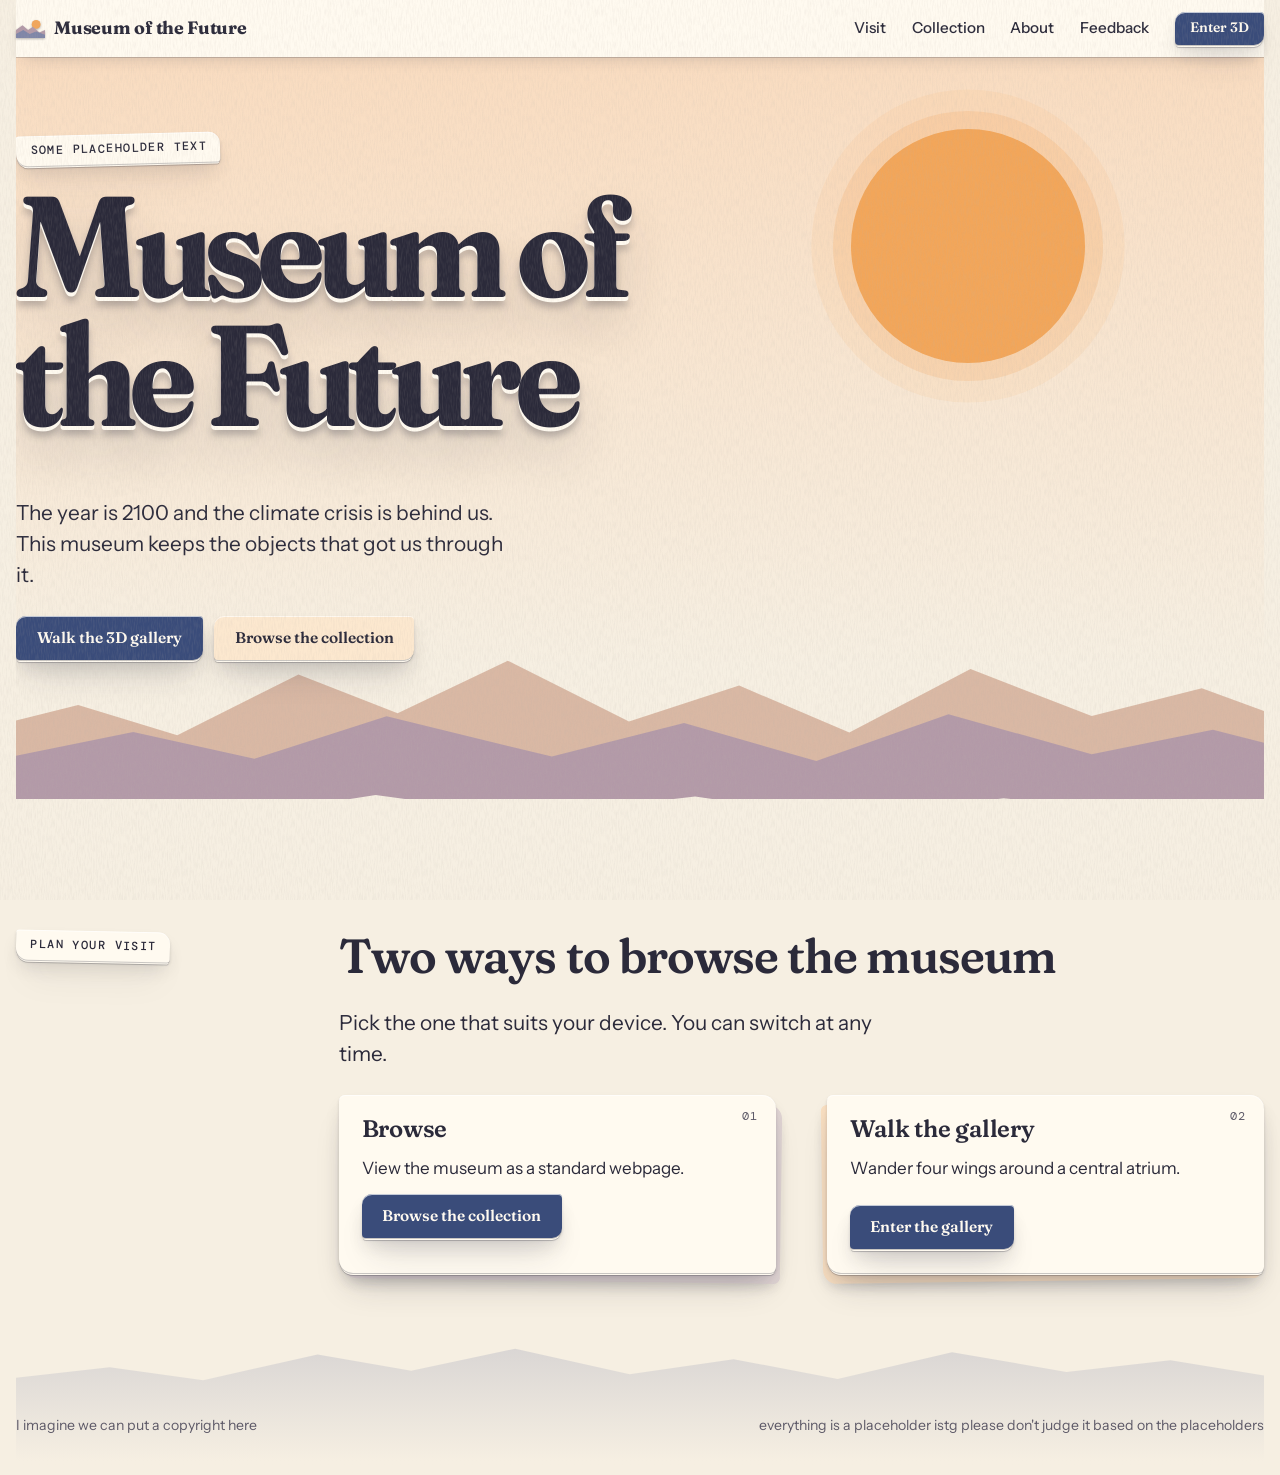
<file: index.html>
<!doctype html>
<html lang="en" data-skin="papercut" data-style="maximal">
<head>
<meta charset="utf-8">
<meta name="viewport" content="width=device-width,initial-scale=1,viewport-fit=cover">
<meta name="claude:viewport-fit-sides" content="cover">
<title>Museum of the Future</title>
<link rel="preconnect" href="https://fonts.googleapis.com">
<link rel="preconnect" href="https://fonts.gstatic.com" crossorigin>
<link href="https://fonts.googleapis.com/css2?family=DM+Mono:wght@400;500&family=Instrument+Sans:wght@400;500&family=Schibsted+Grotesk:wght@500;700&display=swap" rel="stylesheet">
<link rel="stylesheet" href="css/base.css">
<link rel="stylesheet" href="css/site.css">
<link rel="stylesheet" href="css/gallery.css">
<link rel="icon" type="image/png" href="/assets/favicon.png">
<link rel="preconnect" href="https://fonts.googleapis.com">
<link rel="preconnect" href="https://fonts.gstatic.com" crossorigin>
<link rel="stylesheet" href="https://fonts.googleapis.com/css2?family=Fraunces:opsz,wght,SOFT@9..144,500..700,60&display=swap">
<link rel="stylesheet" href="css/skins/papercut.css">
</head>
<body>

<div id="site">
<header class="top">
  <div class="wrap">
    <a class="brand" href="#top">Museum of the Future</a>
    <nav class="nav" aria-label="Main">
      <a href="#visit">Visit</a><a href="collection/">Collection</a><a href="about/">About</a><a href="feedback/">Feedback</a>
      <button class="btn btn-primary btn-sm" type="button" data-3d="">Enter 3D</button>
    </nav>
  </div>
</header>

<main id="top">
<section class="hero">
  <div class="wrap">
    <p class="mono">some placeholder text</p>
    <h1>Museum of the Future</h1>
    <div class="hero-row">
      <div>
        <p class="lead">The year is 2100 and the climate crisis is behind us. This museum keeps the objects that got us through it.</p>
        <div class="cta">
          <button class="btn btn-primary" type="button" data-3d="">Walk the 3D gallery</button>
          <a class="btn btn-ghost" href="collection/">Browse the collection</a>
        </div>
      </div>
      <div id="hero-wall" aria-label="Three works from the collection"></div>
    </div>
  </div>
</section>

<section class="sec" id="visit">
  <div class="wrap">
    <p class="mono sec-label">Plan your visit</p>
    <div class="sec-body">
      <h2>Two ways to browse the museum</h2>
      <p class="lead">Pick the one that suits your device. You can switch at any time.</p>
      <div class="two">
        <article class="item">
          <h3>Browse</h3>
          <p>View the museum as a standard webpage.</p>
          <div class="btn-row"><a class="btn btn-primary" href="collection/">Browse the collection</a></div>
        </article>
        <article class="item">
          <h3>Walk the gallery</h3>
          <p>Wander four wings around a central atrium.</p>
          <p class="note" id="device-note"></p>
          <div class="btn-row"><button class="btn btn-primary" type="button" data-3d="" id="enter3d">Enter the gallery</button></div>
          <p class="note" id="gl-warn" hidden>3D is not available in this browser. The Browse option has everything.</p>
        </article>
      </div>
    </div>
  </div>
</section>
</main>

<footer>
  <div class="wrap">
    <span>I imagine we can put a copyright here</span>
    <span>everything is a placeholder istg please don't judge it based on the placeholders</span>
  </div>
</footer>
</div>

<div class="modal" id="placard" role="dialog" aria-modal="true" aria-labelledby="pl-title" hidden>
  <div class="modal-card">
    <div class="frame"><div class="mat"><canvas id="pl-canvas" width="480" height="600" aria-hidden="true"></canvas></div></div>
    <div>
      <p class="mono" id="pl-cat"></p>
      <h3 id="pl-title" style="margin-block:.5rem .8rem;font-size:1.7rem;font-weight:700;letter-spacing:-.025em"></h3>
      
      <dl><dt>Name</dt><dd id="pl-name"></dd><dt>Wing</dt><dd id="pl-wing"></dd><dt>Year</dt><dd id="pl-year"></dd><dt>Origin</dt><dd id="pl-origin"></dd><dt>Description</dt><dd id="pl-desc"></dd></dl>
      <div class="btn-row" style="margin-top:1.4rem"><button class="btn btn-primary" type="button" id="pl-close">Close</button></div>
    </div>
  </div>
</div>

<div id="gallery3d" hidden role="dialog" aria-modal="true" aria-label="3D gallery">
  <div id="gl-host"></div>
  <div class="hud">
    <div class="hud-top">
      <button class="hud-btn" id="gl-exit" type="button">&larr; Exit to site</button>
      <div class="hud-right">
        <label class="sr" for="hud-q">Quality</label>
        <select id="hud-q" class="hud-btn"><option value="low">Low</option><option value="medium">Medium</option><option value="high">High</option></select>
        <button class="hud-btn" id="gl-stats-btn" type="button" aria-pressed="false">Stats</button>
      </div>
    </div>
    <div class="hud-pill" id="gl-room" role="status" aria-live="polite"></div>
    <canvas id="gl-map" width="124" height="124" aria-hidden="true"></canvas>
    <div class="hud-stats" id="gl-stats" hidden></div>
    <div class="cross" aria-hidden="true"></div>
    <button class="hud-read" id="gl-read" type="button" hidden></button>
    <div id="joy" aria-hidden="true"><div id="knob"></div></div>
    <p class="hud-help"><span class="m">WASD or arrows to walk, mouse to look, E to read.</span></p>
  </div>
  <div class="gl-load" id="gl-load">
    <div class="box">
      <h2 id="gl-title">Opening the gallery</h2>
      <p id="gl-msg">Loading the 3D library.</p>
      <button class="btn btn-primary" type="button" id="gl-go" hidden>Start walking</button>
      <button class="btn btn-ghost" type="button" id="gl-back" hidden>Back to the site</button>
    </div>
  </div>
</div>

<!-- tiny DOM + environment helpers -->
<script src="src/util.js"></script>
<!-- shared state -->
<script src="src/state.js"></script>
<!-- the wings and the objects -->
<script src="src/data.js"></script>
<script src="assets/artifact/alex/sustainable-ai-compute/satellite.js"></script>
<script src="assets/artifact/alex/sustainable-nuclear-fusion/fusion-reactor.js"></script>
<!-- procedural paintings -->
<script src="src/art.js"></script>
<!-- the flat collection page -->
<script src="src/collection.js"></script>
<!-- wall-label dialog -->
<script src="src/placard.js"></script>
<!-- device check + quality presets -->
<script src="src/quality.js"></script>
<!-- on-demand three.js loader -->
<script src="src/load-three.js"></script>
<!-- the 3D gallery -->
<script src="src/world.js"></script>
<!-- open/close the 3D gallery -->
<script src="src/gallery.js"></script>
<!-- responsive top nav -->
<script src="src/nav.js"></script>
<!-- click wiring -->
<script src="src/main.js"></script>
</body>
</html>
</file>
<file: css/base.css>
:root{color-scheme:light;box-sizing:border-box;padding-top:env(safe-area-inset-top,0px);padding-bottom:env(safe-area-inset-bottom,0px)}html{scroll-padding-top:env(safe-area-inset-top,0px)}body{margin:0;padding:0;font:14px -apple-system,BlinkMacSystemFont,sans-serif;background:#fff;color:#000}img{max-width:100%}[hidden]:not([hidden=until-found i]){display:none!important}

:root{
  --bg:#f4f5f6; --surface:#ffffff; --ink:#111315; --muted:#5a5f66; --line:#d6d9dc;
  --accent:#2a3fd6; --accent-ink:#ffffff; --mat:#ffffff; --frame:#16181b; --focus:#2a3fd6;
  --hud-bg:rgba(17,19,21,.8); --hud-ink:#f4f5f6;
  --f-display:'Schibsted Grotesk',system-ui,-apple-system,'Segoe UI',sans-serif;
  --f-body:'Instrument Sans',system-ui,-apple-system,'Segoe UI',sans-serif;
  --f-mono:'DM Mono',ui-monospace,'SFMono-Regular',Menlo,monospace;
}

*,*::before,*::after{box-sizing:border-box}
[hidden]{display:none!important}
html{scroll-behavior:smooth}
@media (prefers-reduced-motion: reduce){html{scroll-behavior:auto}*{transition:none!important;animation:none!important}}
body{
  background:var(--bg);color:var(--ink);font-family:var(--f-body);font-size:1.0625rem;line-height:1.6;
  padding-block:0;padding-left:max(16px,env(safe-area-inset-left,0px));padding-right:max(16px,env(safe-area-inset-right,0px));
  overflow-x:clip;-webkit-font-smoothing:antialiased;
}
body::before{content:"";position:fixed;inset:0 0 auto;height:env(safe-area-inset-top,0px);z-index:10;background:var(--bg)}
h1,h2,h3{font-family:var(--f-display);color:var(--ink);margin:0;text-wrap:balance}
h2{font-size:clamp(1.8rem,3.6vw,2.7rem);font-weight:700;letter-spacing:-.03em;line-height:1.08}
h3{font-size:1.3rem;font-weight:500;letter-spacing:-.015em;line-height:1.2}
p{margin:0}
a{color:var(--ink);text-underline-offset:3px}
a:hover{color:var(--accent)}
:focus-visible{outline:2px solid var(--focus);outline-offset:3px}
.sr{position:absolute;width:1px;height:1px;overflow:hidden;clip:rect(0 0 0 0);white-space:nowrap}
.mono{font-family:var(--f-mono);font-size:.74rem;letter-spacing:.1em;text-transform:uppercase;color:var(--muted)}
.wrap{max-width:82rem;margin-inline:auto}
.lead{font-size:clamp(1.1rem,1.8vw,1.3rem);line-height:1.5;max-width:36rem}
.small{font-size:.95rem;color:var(--muted);max-width:36rem}

.btn{font-family:var(--f-display);font-weight:500;font-size:.92rem;line-height:1.2;border-radius:2px;padding:.8rem 1.25rem;border:1px solid var(--ink);cursor:pointer;text-decoration:none;display:inline-flex;align-items:center;gap:.5rem;transition:background .15s,color .15s,border-color .15s}
.btn:hover{border-color:var(--accent);color:var(--accent-ink);background:var(--accent)}
.btn[disabled]{opacity:.45;cursor:not-allowed}
.btn[disabled]:hover{background:inherit;border-color:var(--ink);color:inherit}
.btn-primary{background:var(--ink);color:var(--bg)}
.btn-ghost{background:transparent;color:var(--ink)}
.btn-sm{padding:.55rem .95rem;font-size:.85rem}
</file>
<file: css/site.css>
.top{position:sticky;top:env(safe-area-inset-top,0px);z-index:8;background:var(--bg);border-bottom:1px solid var(--line)}
.top .wrap{display:flex;align-items:center;justify-content:space-between;gap:1rem;padding-block:.75rem}
.brand{font-family:var(--f-display);font-weight:700;font-size:1rem;letter-spacing:-.02em;text-decoration:none}
.nav{display:flex;align-items:center;gap:1.6rem}
.nav-links{display:contents}
.nav a:not(.btn){font-size:.9rem;text-decoration:none;color:var(--muted)}
.nav a:not(.btn):hover{color:var(--ink)}
.nav a[aria-current=page]{color:var(--ink)}
.nav-menu{display:none;background:none;border:1px solid var(--line);border-radius:2px;padding:.4rem .7rem;font-family:var(--f-mono);font-size:.72rem;letter-spacing:.08em;text-transform:uppercase;color:var(--ink);cursor:pointer}
.nav-menu:hover{border-color:var(--ink)}

.top.nav-compact .nav{gap:.75rem}
.top.nav-compact .nav-menu{display:inline-flex}
.top.nav-compact .nav-links{position:absolute;top:100%;left:0;right:0;z-index:9;display:none;flex-direction:column;align-items:stretch;gap:0;padding:.1rem clamp(1rem,4vw,1.5rem) .9rem;background:var(--bg);border-bottom:1px solid var(--line)}
.top.nav-compact.nav-open .nav-links{display:flex}
.top.nav-compact .nav-links a:not(.btn):not(:first-child){padding-block:.6rem;border-top:1px solid var(--line)}
.top.nav-compact .nav-links a:not(.btn):first-child{padding-block:.6rem}
.top.nav-compact .nav-links a:not(.btn):hover{color:var(--accent)}

.hero{padding-block:clamp(2.5rem,6vw,5rem) clamp(2.5rem,6vw,4.5rem)}
.hero h1{font-size:clamp(3.1rem,11.2vw,9.2rem);font-weight:700;letter-spacing:-.05em;line-height:.9;margin:1.1rem 0 clamp(2rem,5vw,3.6rem);max-width:12ch}
.hero-row{display:grid;grid-template-columns:minmax(0,5fr) minmax(0,7fr);gap:clamp(1.8rem,5vw,5rem);align-items:end}
@media (max-width:860px){.hero-row{grid-template-columns:minmax(0,1fr)}}
.cta{display:flex;flex-wrap:wrap;gap:.7rem;margin-top:1.6rem}
.hero .small{margin-top:1.2rem}
#hero-wall{display:grid;grid-template-columns:repeat(3,minmax(0,1fr));gap:clamp(.8rem,2vw,1.6rem);align-items:end}
@media (max-width:600px){#hero-wall .plate{display:none}}

.frame{background:var(--frame);padding:clamp(4px,.7vw,6px)}
.mat{background:var(--mat);padding:clamp(8px,9%,20px)}
.mat canvas{display:block;width:100%;height:auto;aspect-ratio:4/5;max-width:100%}
.plate{border-top:1px solid var(--line);padding-top:.55rem;font-family:var(--f-mono);font-size:.7rem;line-height:1.55;letter-spacing:.04em;color:var(--muted)}
.plate b{display:block;font-family:var(--f-display);font-weight:500;font-size:.95rem;letter-spacing:-.01em;line-height:1.3;color:var(--ink);margin-block:.1rem}
.art{display:flex;flex-direction:column;gap:.75rem;text-align:left;background:none;border:0;padding:0;color:inherit;font:inherit;cursor:pointer;min-width:0}
.art .frame{transition:transform .25s}
.art:hover .frame{transform:translateY(-4px)}

.sec{border-top:1px solid var(--line);padding-block:clamp(2.2rem,5vw,4rem)}
.sec .wrap{display:grid;grid-template-columns:minmax(0,1fr) minmax(0,3.4fr);gap:clamp(1rem,4vw,4rem)}
@media (max-width:860px){.sec .wrap{grid-template-columns:minmax(0,1fr)}}
.sec-label{padding-top:.5rem}
.sec-body{display:grid;gap:1.6rem;min-width:0;align-content:start}
.two{display:grid;grid-template-columns:repeat(2,minmax(0,1fr));gap:clamp(1.5rem,4vw,3.5rem)}
.three{display:grid;grid-template-columns:repeat(3,minmax(0,1fr));gap:clamp(1.5rem,3vw,2.5rem)}
@media (max-width:860px){.two,.three{grid-template-columns:minmax(0,1fr)}}
.item{border-top:1px solid var(--ink);padding-top:1rem;display:grid;gap:.7rem;align-content:start}
.item p{max-width:34rem}
.list{margin:0;padding:0;list-style:none;display:grid;gap:.4rem;font-size:.95rem;color:var(--muted)}
.list li{padding-left:1rem;position:relative}
.list li::before{content:"";position:absolute;left:0;top:.7em;width:.5rem;height:1px;background:currentColor}
.seg{display:inline-flex;border:1px solid var(--ink);width:max-content;max-width:100%}
.seg label{cursor:pointer;position:relative}
.seg input{position:absolute;opacity:0;width:1px;height:1px}
.seg span{display:block;padding:.45rem 1.1rem;font-family:var(--f-mono);font-size:.74rem;letter-spacing:.08em;text-transform:uppercase}
.seg input:checked + span{background:var(--ink);color:var(--bg)}
.seg input:focus-visible + span{outline:2px solid var(--focus);outline-offset:2px}
.note{font-size:.92rem;color:var(--muted)}
.btn-row{display:flex;flex-wrap:wrap;gap:.7rem}

.chips{display:flex;flex-wrap:wrap;gap:.4rem}
.chip{font-family:var(--f-mono);font-size:.72rem;letter-spacing:.08em;text-transform:uppercase;color:var(--ink);background:transparent;border:1px solid var(--line);border-radius:2px;padding:.45rem .8rem;cursor:pointer}
.chip:hover{border-color:var(--ink)}
.chip[aria-pressed="true"]{background:var(--ink);border-color:var(--ink);color:var(--bg)}
.wing{display:grid;grid-template-columns:minmax(0,1fr) minmax(0,2fr);gap:clamp(1.5rem,4vw,3rem);padding-block:2rem;border-top:1px solid var(--line)}
.wing:first-child{border-top:1px solid var(--ink)}
@media (max-width:860px){.wing{grid-template-columns:minmax(0,1fr)}}
.wing-head{display:grid;gap:.7rem;align-content:start;justify-items:start}
.wing-head .btn{margin-top:.4rem}
.wing-art{display:grid;grid-template-columns:repeat(2,minmax(0,1fr));gap:clamp(1rem,3vw,2rem);align-items:start}
@media (max-width:520px){.wing-art{grid-template-columns:minmax(0,1fr)}}

.notes{display:grid;grid-template-columns:repeat(2,minmax(0,1fr));gap:1.4rem clamp(1.5rem,4vw,3.5rem);margin:0;padding:0;list-style:none}
@media (max-width:860px){.notes{grid-template-columns:minmax(0,1fr)}}
.notes li{border-top:1px solid var(--line);padding-top:.8rem}
.notes b{font-family:var(--f-display);font-weight:500;display:block;margin-bottom:.2rem}
.notes span{color:var(--muted);font-size:.95rem}

form{display:grid;gap:.6rem;align-content:start}
form h3{margin-bottom:.2rem}
legend{font-family:var(--f-display);font-weight:500;padding:0;margin-bottom:.8rem}
fieldset{border:0;margin:0;padding:0;min-width:0}
label.q{font-family:var(--f-display);font-weight:500;font-size:.9rem;margin-top:.5rem}
textarea,input[type=text],select.field{width:100%;font:inherit;color:var(--ink);background:var(--surface);border:1px solid var(--line);border-radius:2px;padding:.65rem .75rem}
textarea:focus,input[type=text]:focus,select.field:focus{border-color:var(--ink);outline:none;box-shadow:0 0 0 2px var(--focus)}
textarea{resize:vertical;min-height:5rem}
.scale{display:flex;gap:.4rem;flex-wrap:wrap}
.scale label{cursor:pointer;position:relative}
.scale input{position:absolute;opacity:0;width:1px;height:1px}
.scale span{display:grid;place-items:center;width:3rem;height:3rem;border:1px solid var(--ink);font-family:var(--f-mono);font-size:.9rem}
.scale input:checked + span{background:var(--ink);color:var(--bg)}
.scale input:focus-visible + span{outline:2px solid var(--focus);outline-offset:2px}
.ends{display:flex;justify-content:space-between;font-size:.82rem;color:var(--muted);max-width:16.4rem;margin-top:.4rem}
.msg{min-height:1.4em;font-size:.95rem;color:var(--accent)}
footer{border-top:1px solid var(--line);padding-block:1.6rem 2.4rem;color:var(--muted);font-size:.88rem}
footer .wrap{display:flex;flex-wrap:wrap;justify-content:space-between;gap:.5rem 2rem}

.modal{position:fixed;inset:0;z-index:100;background:rgba(8,9,11,.72);display:grid;place-items:center;padding:max(16px,env(safe-area-inset-top,0px)) max(16px,env(safe-area-inset-right,0px)) max(16px,env(safe-area-inset-bottom,0px)) max(16px,env(safe-area-inset-left,0px));overflow:auto}
.modal-card{background:var(--bg);border:1px solid var(--line);max-width:52rem;width:100%;display:grid;grid-template-columns:minmax(0,.8fr) minmax(0,1fr);gap:clamp(1.2rem,3vw,2.2rem);padding:clamp(1.1rem,3vw,2rem)}
@media (max-width:640px){.modal-card{grid-template-columns:minmax(0,1fr)}.modal-card .frame{max-width:15rem}}
.modal-card dl{margin:1.2rem 0 0;display:grid;grid-template-columns:auto 1fr;gap:.4rem 1.2rem;font-size:.92rem;border-top:1px solid var(--line);padding-top:1rem}
.modal-card dt{font-family:var(--f-mono);font-size:.7rem;letter-spacing:.08em;text-transform:uppercase;color:var(--muted);padding-top:.2rem}
.modal-card dd{margin:0}

/* campaign posters: one compact, horizontally scrollable strip inside the placard */
.pl-posters{display:flex;gap:.8rem;overflow-x:auto;overscroll-behavior-x:contain;scroll-snap-type:x mandatory;padding-bottom:.6rem;align-self:start;min-width:0;max-height:min(70vh,34rem)}
.pl-posters figure{flex:0 0 82%;margin:0;scroll-snap-align:start;display:grid;gap:.4rem;align-content:start}
.pl-posters img{display:block;width:100%;height:auto;max-height:calc(min(70vh,34rem) - 3rem);object-fit:contain;object-position:top;background:var(--mat)}
.pl-posters figcaption{font-family:var(--f-mono);font-size:.7rem;letter-spacing:.06em;text-transform:uppercase;color:var(--muted)}
</file>
<file: css/gallery.css>
#gallery3d{position:fixed;inset:0;z-index:50;background:#e8e9eb}
#gl-host{position:absolute;inset:0}
#gl-host canvas{display:block;width:100%;height:100%;touch-action:none;cursor:grab}
.hud{position:absolute;inset:0;pointer-events:none;color:var(--hud-ink)}
.hud > *{pointer-events:auto}
.hud-top{position:absolute;top:0;left:0;right:0;display:flex;justify-content:space-between;gap:.6rem;flex-wrap:wrap;pointer-events:none;
  padding:calc(env(safe-area-inset-top,0px) + 10px) max(12px,env(safe-area-inset-left,0px)) 0 max(12px,env(safe-area-inset-right,0px))}
.hud-top > *{pointer-events:auto}
.hud-right{display:flex;gap:.5rem;align-items:center}
.hud-btn{background:var(--hud-bg);color:var(--hud-ink);border:1px solid rgba(255,255,255,.22);border-radius:2px;padding:.55rem .9rem;font-family:var(--f-display);font-weight:500;font-size:.85rem;cursor:pointer;color-scheme:dark}
.hud-btn[aria-pressed="true"]{background:#f4f5f6;color:#111315}
.hud-pill{position:absolute;left:50%;transform:translateX(-50%);top:calc(env(safe-area-inset-top,0px) + 62px);background:var(--hud-bg);padding:.45rem 1rem;border-radius:2px;font-family:var(--f-mono);font-size:.76rem;letter-spacing:.1em;text-transform:uppercase;opacity:0;transition:opacity .4s;pointer-events:none!important}
.hud-pill.on{opacity:1}
#gl-map{position:absolute;right:max(12px,env(safe-area-inset-right,0px));top:calc(env(safe-area-inset-top,0px) + 62px);width:124px;height:124px;background:var(--hud-bg);border-radius:2px;pointer-events:none!important}
.hud-stats{position:absolute;left:max(12px,env(safe-area-inset-left,0px));top:calc(env(safe-area-inset-top,0px) + 62px);background:var(--hud-bg);padding:.6rem .8rem;border-radius:2px;font-family:var(--f-mono);font-size:.72rem;line-height:1.55;white-space:pre;pointer-events:none!important}
.cross{position:absolute;left:50%;top:50%;width:8px;height:8px;margin:-4px 0 0 -4px;border-radius:50%;background:rgba(255,255,255,.9);box-shadow:0 0 0 1px rgba(17,19,21,.6);pointer-events:none!important}
.hud-read{position:absolute;left:50%;transform:translateX(-50%);bottom:calc(env(safe-area-inset-bottom,0px) + 150px);max-width:calc(100% - 32px);background:#f4f5f6;color:#111315;border:0;border-radius:2px;padding:.75rem 1.2rem;font-family:var(--f-display);font-weight:500;font-size:.92rem;cursor:pointer;box-shadow:0 2px 14px rgba(0,0,0,.25)}
.hud-help{position:absolute;left:max(12px,env(safe-area-inset-left,0px));bottom:calc(env(safe-area-inset-bottom,0px) + 14px);right:max(12px,env(safe-area-inset-right,0px));font-size:.8rem;text-align:center;pointer-events:none!important;color:#3a3e44}
.hud-help .t{display:none}
@media (pointer:coarse){.hud-help .m{display:none}.hud-help .t{display:inline}.hud-help{text-align:right;bottom:calc(env(safe-area-inset-bottom,0px) + 4px)}}
#joy{display:none;position:absolute;left:calc(max(12px,env(safe-area-inset-left,0px)) + 8px);bottom:calc(env(safe-area-inset-bottom,0px) + 26px);width:120px;height:120px;border-radius:50%;background:var(--hud-bg);border:1px solid rgba(255,255,255,.3);touch-action:none}
@media (pointer:coarse){#joy{display:block}}
#knob{position:absolute;left:50%;top:50%;width:52px;height:52px;margin:-26px 0 0 -26px;border-radius:50%;background:rgba(255,255,255,.88);pointer-events:none}
.gl-load{position:absolute;inset:0;display:grid;place-items:center;background:rgba(13,14,16,.86);padding:max(16px,env(safe-area-inset-top,0px)) max(16px,env(safe-area-inset-right,0px)) max(16px,env(safe-area-inset-bottom,0px)) max(16px,env(safe-area-inset-left,0px));z-index:5}
.gl-load .box{max-width:26rem;width:100%;background:var(--bg);border:1px solid var(--line);padding:1.6rem;display:grid;gap:1rem;justify-items:start}
.gl-load .box h2{font-size:1.6rem}
</file>
<file: css/skins/papercut.css>
html[data-skin=papercut]{
  --pc-f-display:'Fraunces','Schibsted Grotesk',Georgia,serif;

  --pc-ridge-1:url("data:image/svg+xml,%3Csvg xmlns='http://www.w3.org/2000/svg' viewBox='0 0 1200 120' preserveAspectRatio='none'%3E%3Cpath d='M0 120V70L90 52 180 74 290 30 380 58 480 20 590 64 690 38 790 72 900 26 1010 60 1110 40 1200 66V120Z'/%3E%3C/svg%3E");
  --pc-ridge-2:url("data:image/svg+xml,%3Csvg xmlns='http://www.w3.org/2000/svg' viewBox='0 0 1200 120' preserveAspectRatio='none'%3E%3Cpath d='M0 120V88L140 60 250 84 370 46 520 82 640 52 760 86 880 44 1010 80 1120 58 1200 78V120Z'/%3E%3C/svg%3E");
  --pc-ridge-3:url("data:image/svg+xml,%3Csvg xmlns='http://www.w3.org/2000/svg' viewBox='0 0 1200 120' preserveAspectRatio='none'%3E%3Cpath d='M0 120V96L110 78 230 98 360 70 500 96 650 72 790 100 930 74 1070 96 1200 82V120Z'/%3E%3C/svg%3E");
  --pc-ridge-h:clamp(34px,5vw,64px);
  --pc-ease:cubic-bezier(.2,.7,.2,1);
}

html[data-skin=papercut]{
  color-scheme:light;
  --pc-paper:#f6efe2; --pc-paper-2:#fffaf0; --pc-ink:#2b2a3a; --pc-muted:#5e5a68; --pc-rule:rgba(43,42,58,.28);
  --pc-sky-top:#f9dcc0; --pc-sky-bot:#f6efe2;
  --pc-sun:#f2a65a; --pc-ridge-far:#d9b8a4; --pc-ridge-mid:#b39aa8; --pc-ridge-near:#7f86a8;
  --pc-sh:43,42,58;
  --pc-sh-a:.16; --pc-sh-b:.22; --pc-edge:rgba(255,255,255,.7);
  --pc-btn-bg:#3a4c7a; --pc-btn-ink:#fffaf0; --pc-focus:#3a4c7a;

  --pc-n-a:#dfe7f2; --pc-n-b:#8aa3c7;
  --pc-e-a:#e1ecdc; --pc-e-b:#86a98a;
  --pc-s-a:#f4e3cc; --pc-s-b:#d19a5c;
  --pc-w-a:#d9ecec; --pc-w-b:#6fa9ae;
  --pc-fibre:.5;
}

html[data-skin=papercut] body{background:var(--pc-paper)}
html[data-skin=papercut] body::before{background:var(--pc-paper)}
html[data-skin=papercut] ::selection{background:var(--pc-sun);color:#2b2a3a}

html[data-skin=papercut]::after{content:"";position:fixed;inset:0;z-index:9;pointer-events:none;opacity:var(--pc-fibre);
  background:url("data:image/svg+xml,%3Csvg xmlns='http://www.w3.org/2000/svg' width='240' height='240'%3E%3Cfilter id='n' x='0' y='0' width='100%25' height='100%25'%3E%3CfeTurbulence type='fractalNoise' baseFrequency='.8 .12' numOctaves='2' seed='3' stitchTiles='stitch'/%3E%3CfeColorMatrix values='0 0 0 0 .5  0 0 0 0 .45  0 0 0 0 .4  0 0 0 .55 -.22'/%3E%3C/filter%3E%3Crect width='100%25' height='100%25' filter='url(%23n)'/%3E%3C/svg%3E") 0 0/240px 240px}

html[data-skin=papercut] :is(#site,#placard){
  --bg:var(--pc-paper); --surface:var(--pc-paper-2); --ink:var(--pc-ink); --muted:var(--pc-muted);
  --line:var(--pc-rule); --accent:var(--pc-btn-bg); --accent-ink:var(--pc-btn-ink);
  --mat:var(--pc-paper-2); --frame:transparent; --focus:var(--pc-focus);
  --f-display:var(--pc-f-display);
  color:var(--pc-ink);

  --pc-lift:
    0 1px 0 var(--pc-edge) inset,
    0 1px 0 rgba(var(--pc-sh),.25),
    0 3px 0 -1px var(--sheet,var(--pc-paper-2)),
    0 4px 0 -1px rgba(var(--pc-sh),.22),
    0 2px 3px rgba(var(--pc-sh),var(--pc-sh-a)),
    0 10px 18px -4px rgba(var(--pc-sh),var(--pc-sh-a)),
    0 22px 34px -12px rgba(var(--pc-sh),var(--pc-sh-b));
  --pc-lift-hi:
    0 1px 0 var(--pc-edge) inset,
    0 1px 0 rgba(var(--pc-sh),.25),
    0 3px 0 -1px var(--sheet,var(--pc-paper-2)),
    0 4px 0 -1px rgba(var(--pc-sh),.22),
    0 4px 6px rgba(var(--pc-sh),var(--pc-sh-a)),
    0 18px 28px -6px rgba(var(--pc-sh),var(--pc-sh-a)),
    0 34px 48px -14px rgba(var(--pc-sh),var(--pc-sh-b));
  --pc-press:0 1px 0 rgba(var(--pc-sh),.3),0 2px 4px rgba(var(--pc-sh),var(--pc-sh-a));

  [data-wing=north],[data-filter=north]{--pc-a:var(--pc-n-a);--pc-b:var(--pc-n-b)}
  [data-wing=east], [data-filter=east] {--pc-a:var(--pc-e-a);--pc-b:var(--pc-e-b)}
  [data-wing=south],[data-filter=south]{--pc-a:var(--pc-s-a);--pc-b:var(--pc-s-b)}
  [data-wing=west], [data-filter=west] {--pc-a:var(--pc-w-a);--pc-b:var(--pc-w-b)}
  --pc-a:var(--pc-paper-2); --pc-b:var(--pc-ridge-near);

  :focus-visible{outline:3px solid var(--pc-focus);outline-offset:3px}
  a{color:var(--pc-ink)}
  a:hover{color:var(--pc-ink);text-decoration-color:var(--pc-sun)}
  h1,h2,h3{font-weight:600;letter-spacing:-.02em;font-variation-settings:'SOFT' 60,'WONK' 0}
  h2{font-size:clamp(1.9rem,4vw,3rem);line-height:1.05}
  h3{font-weight:600;letter-spacing:-.01em}

  .top{background:var(--pc-paper-2);border-bottom:0;box-shadow:0 1px 0 rgba(var(--pc-sh),.2),0 8px 16px -8px rgba(var(--pc-sh),var(--pc-sh-b))}
  .brand{display:inline-flex;align-items:center;gap:.6rem;font-weight:700;font-size:1.12rem;letter-spacing:-.02em}
  .brand::before{
    content:"";flex:none;width:1.8rem;height:1.25rem;
    background:url("data:image/svg+xml,%3Csvg xmlns='http://www.w3.org/2000/svg' viewBox='0 0 36 25'%3E%3Ccircle cx='25' cy='8' r='5.5' fill='%23f2a65a'/%3E%3Cpath d='M0 25V15l8-6 7 6 6-4 8 7 7-3v10Z' fill='%23b39aa8'/%3E%3Cpath d='M0 25v-5l9-5 8 5 8-3 11 4v4Z' fill='%237f86a8'/%3E%3C/svg%3E") center/contain no-repeat;
    filter:drop-shadow(0 1px 1px rgba(var(--pc-sh),.35));
  }
  .nav a:not(.btn){color:var(--pc-ink);font-weight:500;font-size:.95rem}
  .nav a:not(.btn):hover{color:var(--pc-ink);text-decoration:underline;text-decoration-color:var(--pc-sun);text-decoration-thickness:2px}

  .btn{
    font-family:var(--f-display);font-weight:600;font-size:.97rem;
    border:0;border-radius:10px 4px 10px 4px;padding:.8rem 1.3rem;
    background:var(--pc-paper-2);color:var(--pc-ink);
    box-shadow:var(--pc-lift);
    transition:transform .18s var(--pc-ease),box-shadow .18s var(--pc-ease),background-color .15s;
  }
  .btn-sm{padding:.5rem .95rem;font-size:.86rem}
  .btn-primary{background:var(--pc-btn-bg);color:var(--pc-btn-ink);--sheet:color-mix(in srgb,var(--pc-btn-bg) 82%,#000)}
  .btn-ghost{background:color-mix(in srgb,var(--pc-sun) 22%,var(--pc-paper-2));--sheet:color-mix(in srgb,var(--pc-sun) 40%,var(--pc-paper-2))}
  .btn:hover{transform:translateY(-2px);box-shadow:var(--pc-lift-hi);border-color:transparent;background:var(--pc-paper-2);color:var(--pc-ink)}
  .btn-primary:hover{background:var(--pc-btn-bg);color:var(--pc-btn-ink)}
  .btn-ghost:hover{background:color-mix(in srgb,var(--pc-sun) 34%,var(--pc-paper-2))}
  .btn:active{transform:translateY(1px);box-shadow:var(--pc-press)}
  .btn[disabled]:hover{transform:none;box-shadow:var(--pc-lift);background:var(--pc-paper-2);color:var(--pc-ink)}

  .hero{
    position:relative;isolation:isolate;overflow-x:clip;
    background:linear-gradient(var(--pc-sky-top),var(--pc-sky-bot) 78%);
    padding-bottom:calc(clamp(2.5rem,6vw,4.5rem) + var(--pc-ridge-h)*1.6);
  }
  .hero > .wrap{position:relative;z-index:2}
  .hero::before,.hero::after,.hero .wrap::before,.hero .wrap::after{content:"";position:absolute;pointer-events:none}

  .hero::before{
    z-index:-3;width:clamp(150px,26vmin,300px);aspect-ratio:1;border-radius:50%;
    right:clamp(2rem,14vw,12rem);top:clamp(1.5rem,6vw,4.5rem);
    background:var(--pc-sun);
    box-shadow:0 0 0 clamp(10px,2vmin,22px) color-mix(in srgb,var(--pc-sun) 22%,transparent),0 0 0 clamp(22px,4.4vmin,48px) color-mix(in srgb,var(--pc-sun) 10%,transparent);
  }

  .hero::after{
    z-index:-2;left:-3%;right:-3%;bottom:calc(var(--pc-ridge-h)*.55);height:calc(var(--pc-ridge-h)*2.6);
    background:var(--pc-ridge-far);
    -webkit-mask:var(--pc-ridge-1) 0 100%/100% 100% no-repeat;mask:var(--pc-ridge-1) 0 100%/100% 100% no-repeat;
    filter:drop-shadow(0 -2px 4px rgba(var(--pc-sh),.14));
  }

  .hero .wrap::before{
    z-index:-1;left:-3%;right:-3%;top:auto;bottom:calc(var(--pc-ridge-h)*-1.05 - clamp(2.5rem,6vw,4.5rem));height:calc(var(--pc-ridge-h)*2.1);
    background:var(--pc-ridge-mid);
    -webkit-mask:var(--pc-ridge-2) 0 100%/100% 100% no-repeat;mask:var(--pc-ridge-2) 0 100%/100% 100% no-repeat;
    filter:drop-shadow(0 -3px 5px rgba(var(--pc-sh),.2));
  }

  .hero .wrap::after{
    z-index:1;left:-3%;right:-3%;bottom:calc(var(--pc-ridge-h)*-1.6 - clamp(2.5rem,6vw,4.5rem));height:calc(var(--pc-ridge-h)*1.5);
    background:var(--pc-paper);
    -webkit-mask:var(--pc-ridge-3) 0 100%/100% 100% no-repeat;mask:var(--pc-ridge-3) 0 100%/100% 100% no-repeat;
    filter:drop-shadow(0 -4px 6px rgba(var(--pc-sh),.28));
  }
  @media (max-width:860px){
    .hero::before{right:-2rem;top:1rem;width:clamp(110px,30vw,170px)}
  }
  .hero .mono{display:inline-block}
  .hero h1{
    font-weight:700;letter-spacing:-.045em;line-height:.9;color:var(--pc-ink);

    text-shadow:0 .028em 0 var(--pc-paper-2),0 .06em .05em rgba(var(--pc-sh),.28),0 .2em .35em rgba(var(--pc-sh),.16);
  }
  .lead{font-family:var(--f-body)}
  .lead b{font-weight:600;background:linear-gradient(transparent 62%,color-mix(in srgb,var(--pc-sun) 55%,transparent) 62% 92%,transparent 92%);padding-inline:.1em;margin-inline:-.1em}

  .mono{font-weight:500;letter-spacing:.12em;color:var(--pc-muted)}
  .sec-label,.hero .mono{
    width:max-content;justify-self:start;align-self:start;
    background:var(--pc-paper-2);color:var(--pc-ink);
    padding:.34rem .8rem .34rem .9rem;border-radius:3px 12px 3px 12px;
    box-shadow:var(--pc-lift);transform:rotate(-1.5deg);
  }
  .sec:nth-of-type(even) .sec-label{transform:rotate(1.2deg)}

  .sec{position:relative;border-top:0;padding-top:calc(clamp(2.2rem,5vw,4rem) + var(--pc-ridge-h)*.5);isolation:isolate}
  .sec::before{
    content:"";position:absolute;left:0;right:0;top:calc(var(--pc-ridge-h)*-1);height:calc(var(--pc-ridge-h)*1.4);z-index:-1;pointer-events:none;
    background:var(--pc-ridge-near);
    -webkit-mask:var(--pc-ridge-3) 0 0/100% 100% no-repeat;mask:var(--pc-ridge-3) 0 0/100% 100% no-repeat;
    opacity:.0;
  }
  .sec + .sec::before{opacity:1;background:color-mix(in srgb,var(--pc-b,var(--pc-ridge-near)) 30%,var(--pc-paper))}
  .sec + .sec::after{
    content:"";position:absolute;left:0;right:0;top:calc(var(--pc-ridge-h)*-.6);height:calc(var(--pc-ridge-h)*.7);z-index:-1;pointer-events:none;
    background:var(--pc-paper);
    -webkit-mask:var(--pc-ridge-2) 0 0/100% 100% no-repeat;mask:var(--pc-ridge-2) 0 0/100% 100% no-repeat;
    filter:drop-shadow(0 -2px 3px rgba(var(--pc-sh),.2));
  }
  .sec-body{counter-reset:item}

  .item{
    position:relative;counter-increment:item;border-top:0;
    background:var(--pc-paper-2);border-radius:6px 14px 6px 14px;padding:1.3rem 1.4rem 1.5rem;
    box-shadow:var(--pc-lift);transition:transform .25s var(--pc-ease),box-shadow .25s var(--pc-ease);
  }
  .item::before{
    content:"";position:absolute;inset:0;z-index:-1;border-radius:inherit;
    background:color-mix(in srgb,var(--pc-ridge-mid) 38%,var(--pc-paper-2));
    transform:translate(5px,7px) rotate(.8deg);
    box-shadow:0 8px 14px -6px rgba(var(--pc-sh),var(--pc-sh-a));
  }
  .item::after{content:counter(item,decimal-leading-zero);position:absolute;top:.8rem;right:1.1rem;font-family:var(--f-mono);font-size:.78rem;letter-spacing:.1em;color:var(--pc-muted)}
  .item:hover{transform:translateY(-3px);box-shadow:var(--pc-lift-hi)}
  .item h3{font-size:1.5rem;padding-right:2.4rem}
  .two>.item:nth-child(even)::before{transform:translate(-5px,7px) rotate(-.8deg);background:color-mix(in srgb,var(--pc-sun) 30%,var(--pc-paper-2))}
  .three>.item:nth-child(2)::before{background:color-mix(in srgb,var(--pc-ridge-near) 30%,var(--pc-paper-2))}
  .three>.item:nth-child(3)::before{background:color-mix(in srgb,var(--pc-sun) 30%,var(--pc-paper-2))}
  .note{color:var(--pc-muted)}
  .list li::before{height:2px;border-radius:2px}
  .notes li{border-top:1px solid var(--pc-rule)}
  .seg{border:0;border-radius:8px;overflow:hidden;box-shadow:var(--pc-lift);background:var(--pc-paper-2)}
  .seg input:checked + span{background:var(--pc-btn-bg);color:var(--pc-btn-ink)}

  .chip{
    display:inline-flex;align-items:center;gap:.5rem;
    color:var(--pc-ink);background:var(--pc-a);border:0;border-radius:3px 10px 3px 10px;padding:.45rem .9rem;
    --sheet:var(--pc-b);
    box-shadow:var(--pc-lift);transition:transform .15s var(--pc-ease),box-shadow .15s var(--pc-ease);
  }
  .chip::before{content:"";flex:none;width:.9rem;height:.6rem;background:var(--pc-b);
    -webkit-mask:var(--pc-ridge-2) 0 100%/100% 100% no-repeat;mask:var(--pc-ridge-2) 0 100%/100% 100% no-repeat}
  .chip:hover{border-color:transparent;transform:translateY(-2px);box-shadow:var(--pc-lift-hi)}
  .chip[aria-pressed="true"]{background:var(--pc-b);color:var(--pc-ink);border-color:transparent;transform:translateY(1px);box-shadow:var(--pc-press)}
  .chip[data-filter=all]{--pc-a:var(--pc-paper-2);--pc-b:var(--pc-sun)}

  .wing{
    position:relative;isolation:isolate;border-top:0;
    padding-block:calc(3.2rem + var(--pc-ridge-h)*.9) 2.6rem;
  }
  .wing::before{
    content:"";position:absolute;left:0;right:0;top:0;bottom:0;z-index:-2;
    background:linear-gradient(var(--pc-b) 0,color-mix(in srgb,var(--pc-b) 55%,var(--pc-a)) var(--pc-ridge-h),var(--pc-a) calc(var(--pc-ridge-h)*3.2),var(--pc-paper));
    opacity:.55;
    -webkit-mask:var(--pc-ridge-1) 0 0/100% calc(var(--pc-ridge-h)*1.2) no-repeat,linear-gradient(#000,#000) 0 calc(var(--pc-ridge-h)*1.1)/100% 100% no-repeat;
    mask:var(--pc-ridge-1) 0 0/100% calc(var(--pc-ridge-h)*1.2) no-repeat,linear-gradient(#000,#000) 0 calc(var(--pc-ridge-h)*1.1)/100% 100% no-repeat;
    -webkit-mask-composite:source-over;mask-composite:add;
  }
  .wing::after{
    content:"";position:absolute;left:0;right:0;top:calc(var(--pc-ridge-h)*.5);height:calc(var(--pc-ridge-h)*.9);z-index:-1;pointer-events:none;
    background:color-mix(in srgb,var(--pc-a) 70%,var(--pc-paper));
    -webkit-mask:var(--pc-ridge-3) 0 0/100% 100% no-repeat;mask:var(--pc-ridge-3) 0 0/100% 100% no-repeat;
    filter:drop-shadow(0 -2px 3px rgba(var(--pc-sh),.22));
  }
  .wing:first-child{border-top:0}
  .wing-head{
    position:relative;align-self:start;padding:1.3rem 1.4rem 1.5rem;
    background:var(--pc-a);--sheet:var(--pc-b);
    border-radius:6px 16px 6px 16px;box-shadow:var(--pc-lift);
  }
  .wing-head::before{
    content:"";display:block;width:3.2rem;height:1.7rem;margin-bottom:.4rem;
    background:
      radial-gradient(circle at 72% 32%,var(--pc-sun) 0 .34rem,transparent calc(.34rem + .5px)),
      linear-gradient(var(--pc-b),var(--pc-b));
    background-size:100% 100%,100% 60%;background-position:0 0,0 100%;background-repeat:no-repeat;
    -webkit-mask:var(--pc-ridge-2) 0 100%/100% 62% no-repeat,radial-gradient(circle at 72% 32%,#000 .36rem,transparent calc(.36rem + .5px));
    mask:var(--pc-ridge-2) 0 100%/100% 62% no-repeat,radial-gradient(circle at 72% 32%,#000 .36rem,transparent calc(.36rem + .5px));
    -webkit-mask-composite:source-over;mask-composite:add;
    filter:drop-shadow(0 1px 1px rgba(var(--pc-sh),.3));
  }
  .wing-head h3{font-size:clamp(1.8rem,3.2vw,2.4rem);font-weight:700;letter-spacing:-.03em;line-height:1}
  .wing-head .btn{margin-top:.6rem}

  .art{--sheet:var(--pc-b)}
  #hero-wall .art:nth-child(1){--pc-a:var(--pc-n-a);--pc-b:var(--pc-n-b);transform:rotate(-1.2deg)}
  #hero-wall .art:nth-child(2){--pc-a:var(--pc-e-a);--pc-b:var(--pc-e-b);transform:translateY(-1.4rem) rotate(.8deg)}
  #hero-wall .art:nth-child(3){--pc-a:var(--pc-s-a);--pc-b:var(--pc-s-b);transform:rotate(1.4deg)}
  .art .frame{transition:transform .25s var(--pc-ease)}
  .art:hover .frame{transform:translateY(-5px)}
  .frame{background:none;padding:0}
  .mat{
    position:relative;padding:clamp(7px,1vw,10px);border-radius:4px 10px 4px 10px;
    background:var(--pc-a);
    box-shadow:var(--pc-lift);transition:box-shadow .25s var(--pc-ease);
  }
  .mat canvas{filter:brightness(var(--pc-art-dim,1));border-radius:2px;box-shadow:inset 0 0 0 1px rgba(var(--pc-sh),.2),0 1px 2px rgba(var(--pc-sh),.3)}
  .art:hover .mat{box-shadow:var(--pc-lift-hi)}
  .art:active .frame{transform:translateY(1px)}
  .plate{border-top:1px solid var(--pc-rule);color:var(--pc-muted)}
  .plate b{font-weight:600;color:var(--pc-ink);letter-spacing:-.01em;font-size:1rem}

  textarea,input[type=text],select.field{background:var(--pc-paper-2);border:0;border-radius:6px;box-shadow:inset 0 2px 4px rgba(var(--pc-sh),.22),inset 0 0 0 1px rgba(var(--pc-sh),.14)}
  textarea:focus,input[type=text]:focus,select.field:focus{box-shadow:inset 0 2px 4px rgba(var(--pc-sh),.22),0 0 0 3px var(--pc-focus)}
  .scale span{border:0;border-radius:8px 3px 8px 3px;background:var(--pc-paper-2);box-shadow:var(--pc-lift)}
  .scale input:checked + span{background:var(--pc-btn-bg);color:var(--pc-btn-ink);box-shadow:var(--pc-press)}
  .msg{color:var(--pc-btn-bg)}

  &.modal{background:rgba(14,12,30,.66)}
  .modal-card{
    background:var(--pc-paper-2);border:0;border-radius:8px 20px 8px 20px;
    box-shadow:0 1px 0 var(--pc-edge) inset,0 4px 0 -1px rgba(var(--pc-sh),.2),0 30px 60px -12px rgba(0,0,0,.55),0 10px 20px rgba(0,0,0,.25);
  }
  .modal-card dl{border-top:1px dashed var(--pc-rule)}
  .modal-card dt{color:var(--pc-muted)}
  #pl-title{font-family:var(--pc-f-display);font-weight:700!important;letter-spacing:-.025em!important}

  footer{position:relative;border-top:0;color:var(--pc-muted);padding-top:calc(1.6rem + var(--pc-ridge-h)*.8);isolation:isolate}
  footer::before{
    content:"";position:absolute;left:0;right:0;top:0;bottom:0;z-index:-1;
    background:linear-gradient(color-mix(in srgb,var(--pc-ridge-near) 26%,var(--pc-paper)),var(--pc-paper) 90%);
    -webkit-mask:var(--pc-ridge-1) 0 0/100% calc(var(--pc-ridge-h)*1.1) no-repeat,linear-gradient(#000,#000) 0 calc(var(--pc-ridge-h)*1.05)/100% 100% no-repeat;
    mask:var(--pc-ridge-1) 0 0/100% calc(var(--pc-ridge-h)*1.1) no-repeat,linear-gradient(#000,#000) 0 calc(var(--pc-ridge-h)*1.05)/100% 100% no-repeat;
    -webkit-mask-composite:source-over;mask-composite:add;
    filter:drop-shadow(0 -3px 4px rgba(var(--pc-sh),.2));
  }
}
</file>
